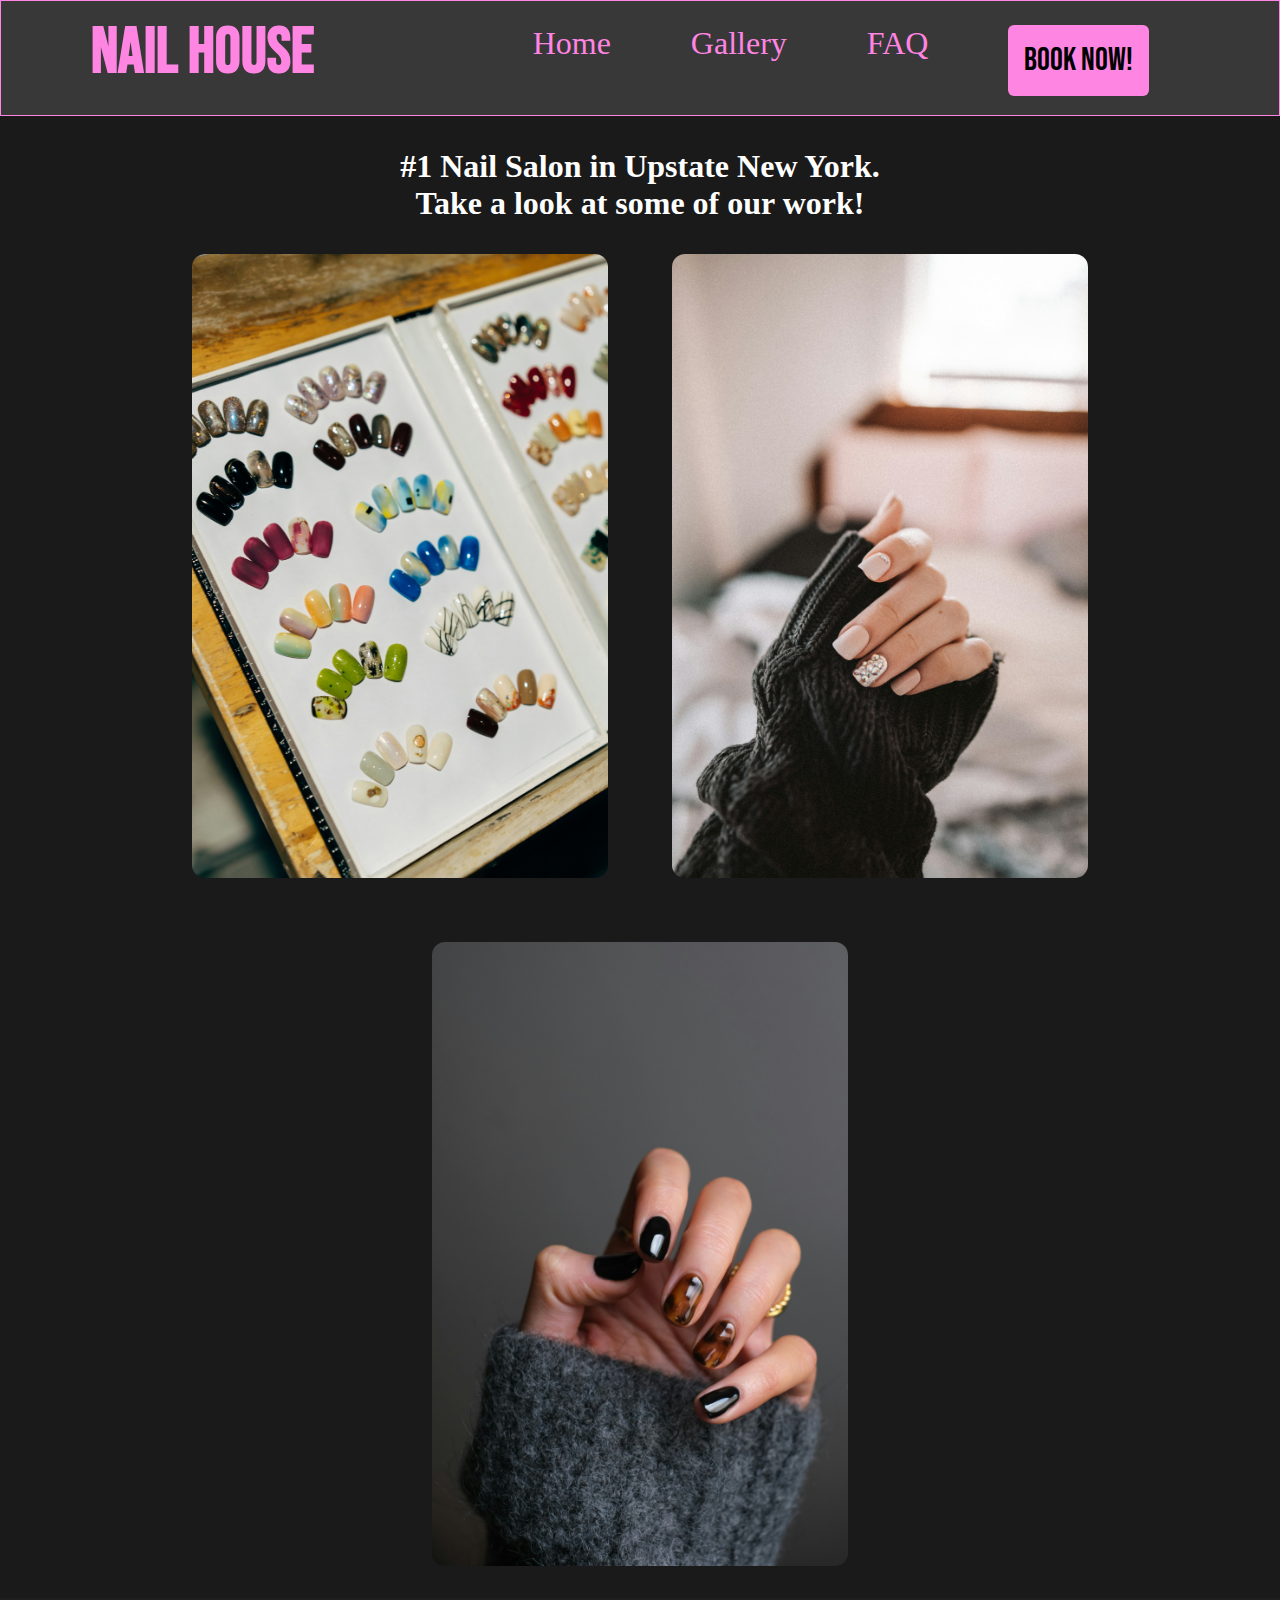
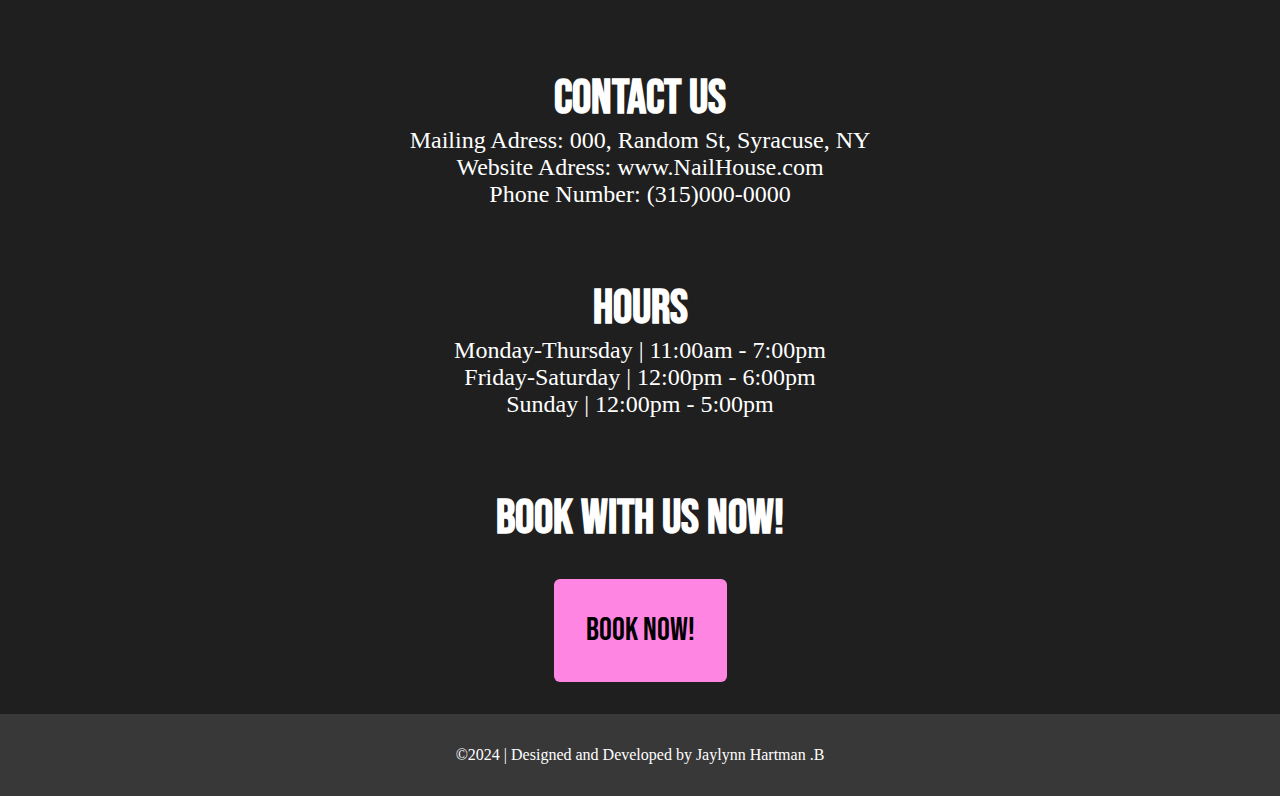
<file: index.html>
<!DOCTYPE html>
<html lang="en">
<head>
    <meta charset="UTF-8">
    <meta name="viewport" content="width=device-width, initial-scale=1.0">
    <title>Nails</title>
    <link rel="stylesheet" href="css/style.css">
    <link rel="preconnect" href="https://fonts.googleapis.com">
    <link rel="preconnect" href="https://fonts.gstatic.com" crossorigin>
    <link href="https://fonts.googleapis.com/css2?family=Bebas+Neue&display=swap" rel="stylesheet">
</head>
    <body>
        <header>
            <section>
         
                <nav>
                    <h1 class="nail-title"> Nail House</a></h1>
                    <ul>
                        <li><a href="index.html">Home</a></li>
                        <li><a href="gallery.html">Gallery</a></li>
                        <li><a href="faq.html">FAQ</a></li>
                        <li><a href="book-now.html"><button class="nav-book-now">Book Now!</button></a></li>
                    </ul>
                </nav>
                
            </section>
        </header>

        <h2 class="header-text">#1 Nail Salon in Upstate New York. <br> Take a look at some of our work!</h2>
        
        <section class="gallery">
            <img class="nail-gallery" src="images/nail5.jpg" alt="multiple colorful nails displayed">
            <img class="nail-gallery" src="images/nail6.jpg" alt="woman showing nails">
            <img class="nail-gallery" src="images/nail7.jpg" alt="woman showing nails">
        </section>

        <section class="service">
            <h3 class="book-service-size">Contact Us</h3>
            <p class="contact">Mailing Adress: 000, Random St, Syracuse, NY</p>
            <p class="contact">Website Adress: www.NailHouse.com</p>
            <p class="contact">Phone Number: (315)000-0000 </p>

            <h3 class="book-service-size">Hours</h3>
            <p class="contact">Monday-Thursday | 11:00am - 7:00pm<br> Friday-Saturday | 12:00pm - 6:00pm<br>Sunday | 12:00pm - 5:00pm</p>
            

            <h3 class="book-service-size">Book With Us Now!</h3>
            <div class="book-button"><button>Book Now!</button></div>
        </section>

        <footer>©2024 | Designed and Developed by Jaylynn Hartman .B</footer>
    </body>
</html>
</file>
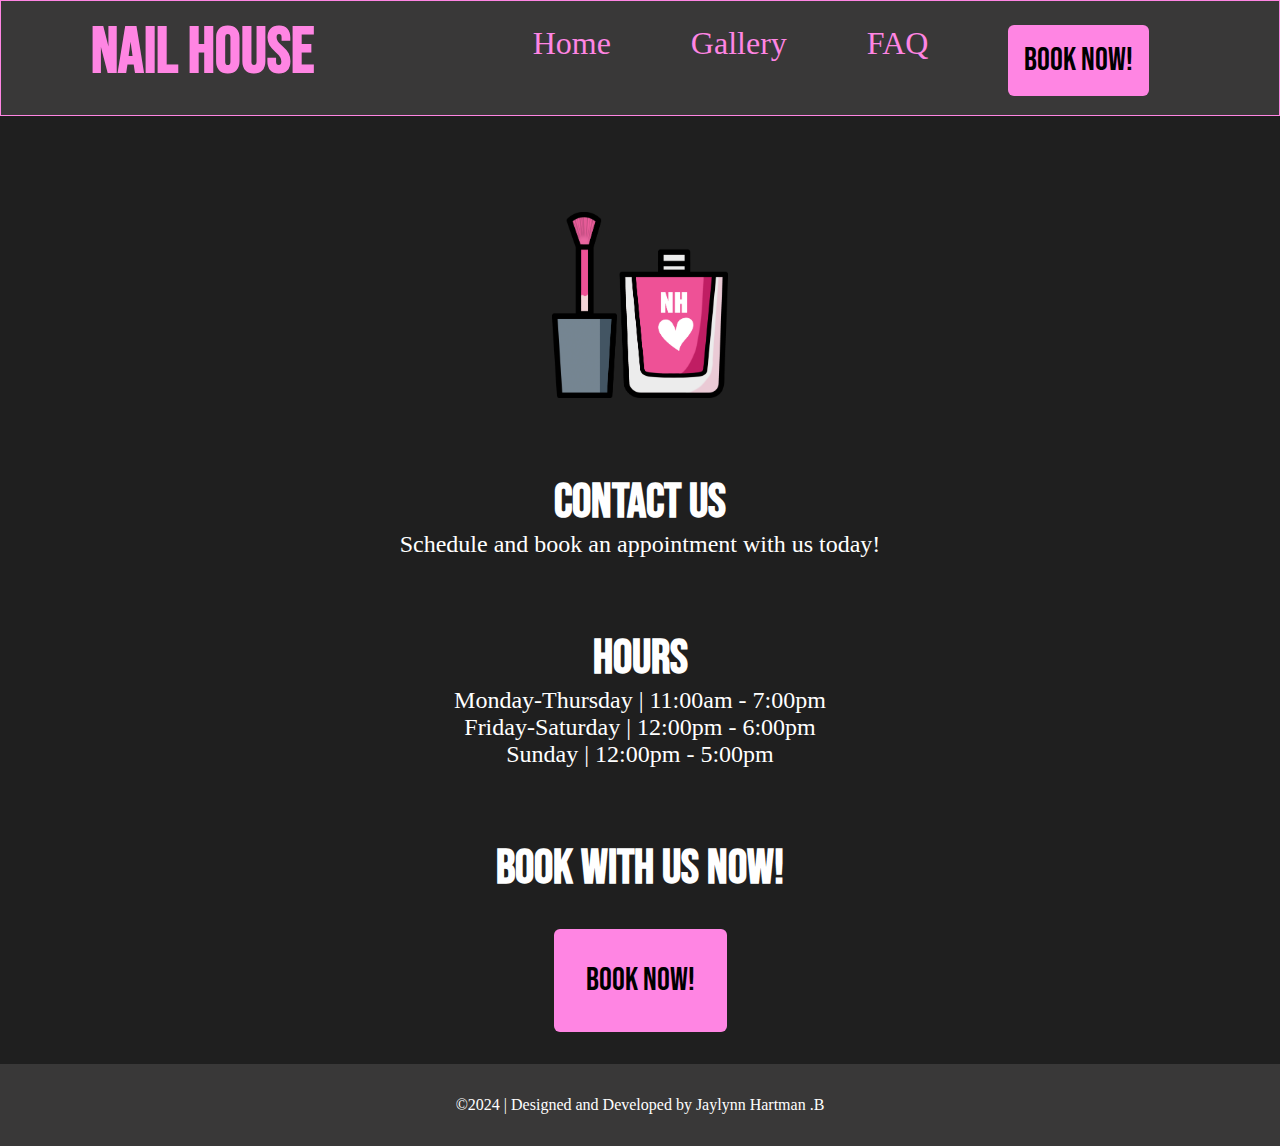
<file: book-now.html>
<!DOCTYPE html>
<html lang="en">
<head>
    <meta charset="UTF-8">
    <meta name="viewport" content="width=device-width, initial-scale=1.0">
    <title>Nails</title>
    <link rel="stylesheet" href="css/style.css">
    <link rel="preconnect" href="https://fonts.googleapis.com">
    <link rel="preconnect" href="https://fonts.gstatic.com" crossorigin>
    <link href="https://fonts.googleapis.com/css2?family=Bebas+Neue&display=swap" rel="stylesheet">

</head>
<body>
    <header>
        <section>
     
            <nav>
                <h1 class="nail-title">Nail House</h1>
                <ul>
                    <li><a href="index.html">Home</a></li>
                    <li><a href="gallery.html">Gallery</a></li>
                    <li><a href="faq.html">FAQ</a></li>
                    <li><a href="book-now.html"><button class="nav-book-now">Book Now!</button></a></li>
                </ul>
            </nav>
        </header>
       
    <section class="service">
            <section class="nail-icon">
                <img class="nail-icon2" src="images/nail-polish.png">
                
            </section>
        <h3 class="book-service-size">Contact Us</h3>
        <p class="contact">Schedule and book an appointment with us today! </p>

        <h3 class="book-service-size">Hours</h3>
        <p class="contact">Monday-Thursday | 11:00am - 7:00pm<br> Friday-Saturday | 12:00pm - 6:00pm<br>Sunday | 12:00pm - 5:00pm</p>

        <h3 class="book-service-size">Book With Us Now!</h3>
        <div class="book-button"><button>Book Now!</button></div>
    </section>

    <footer>©2024 | Designed and Developed by Jaylynn Hartman .B</footer>
</body>
</html>
</file>
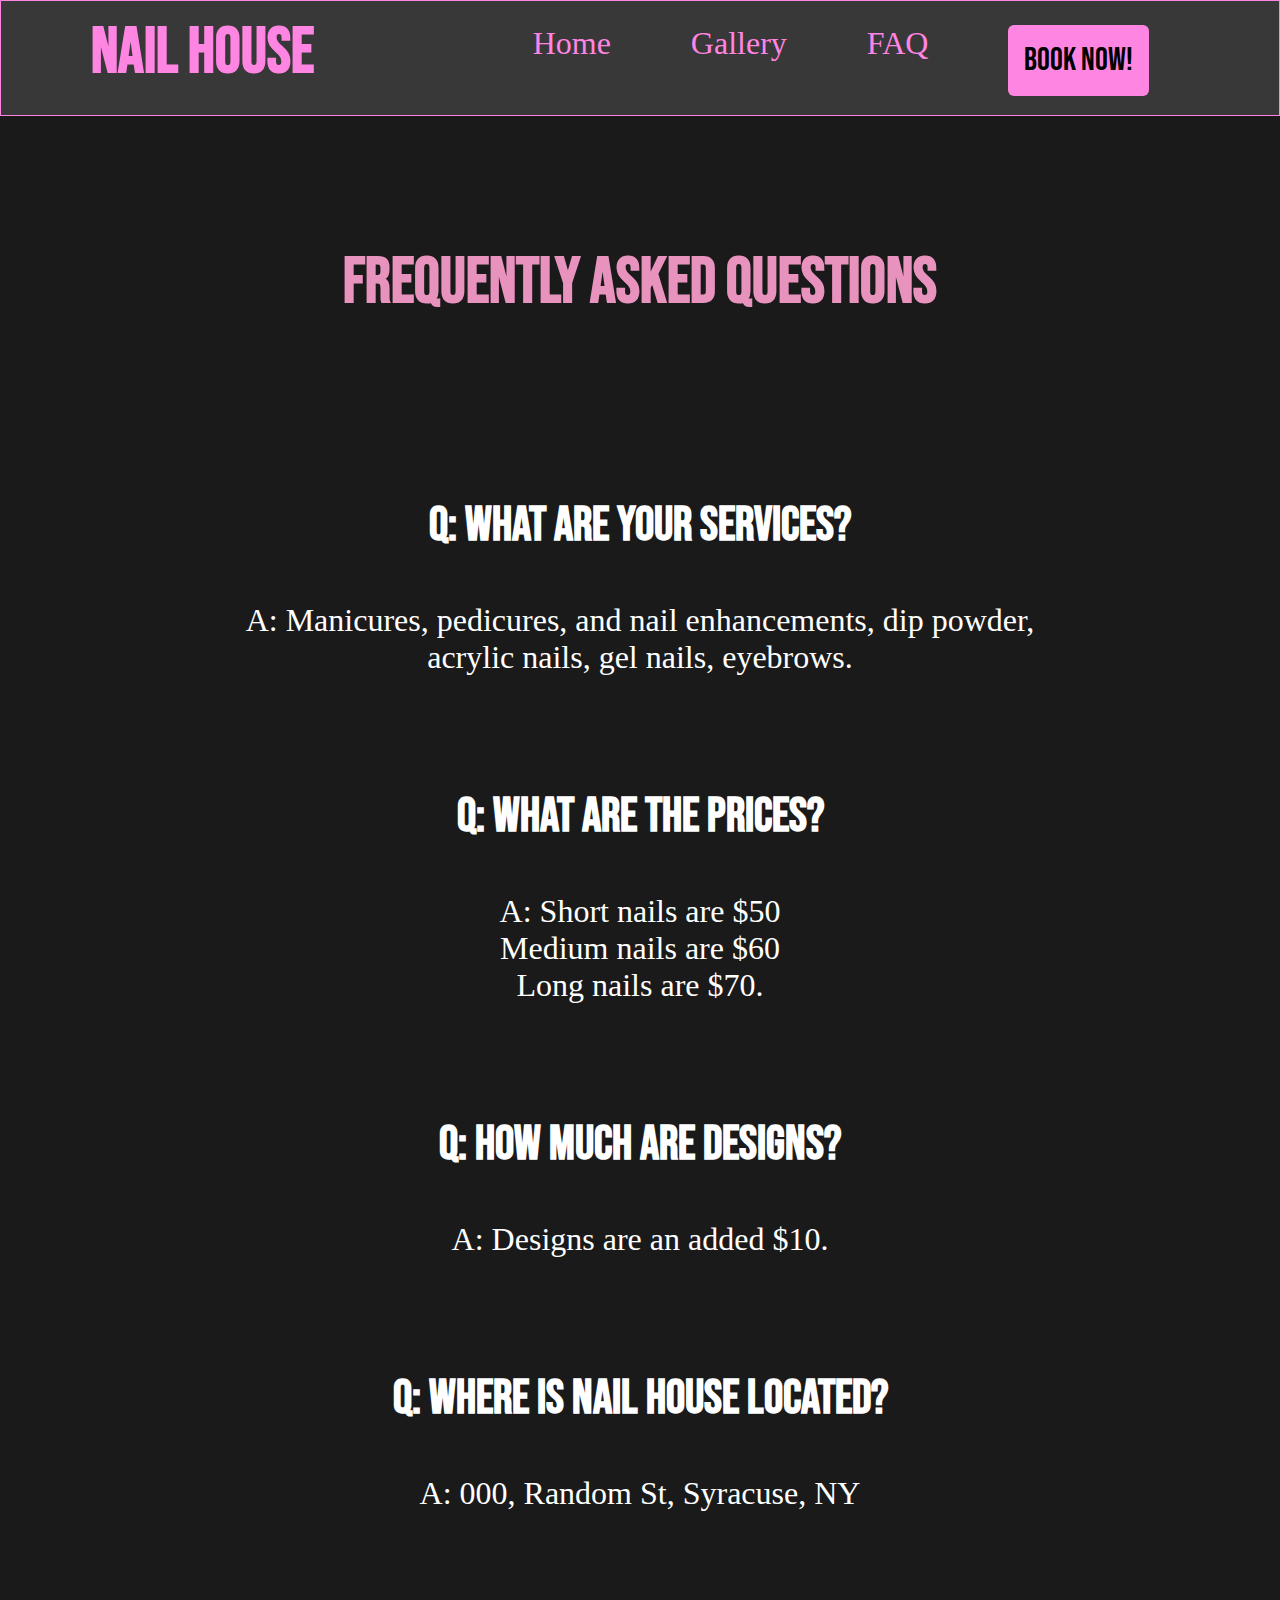
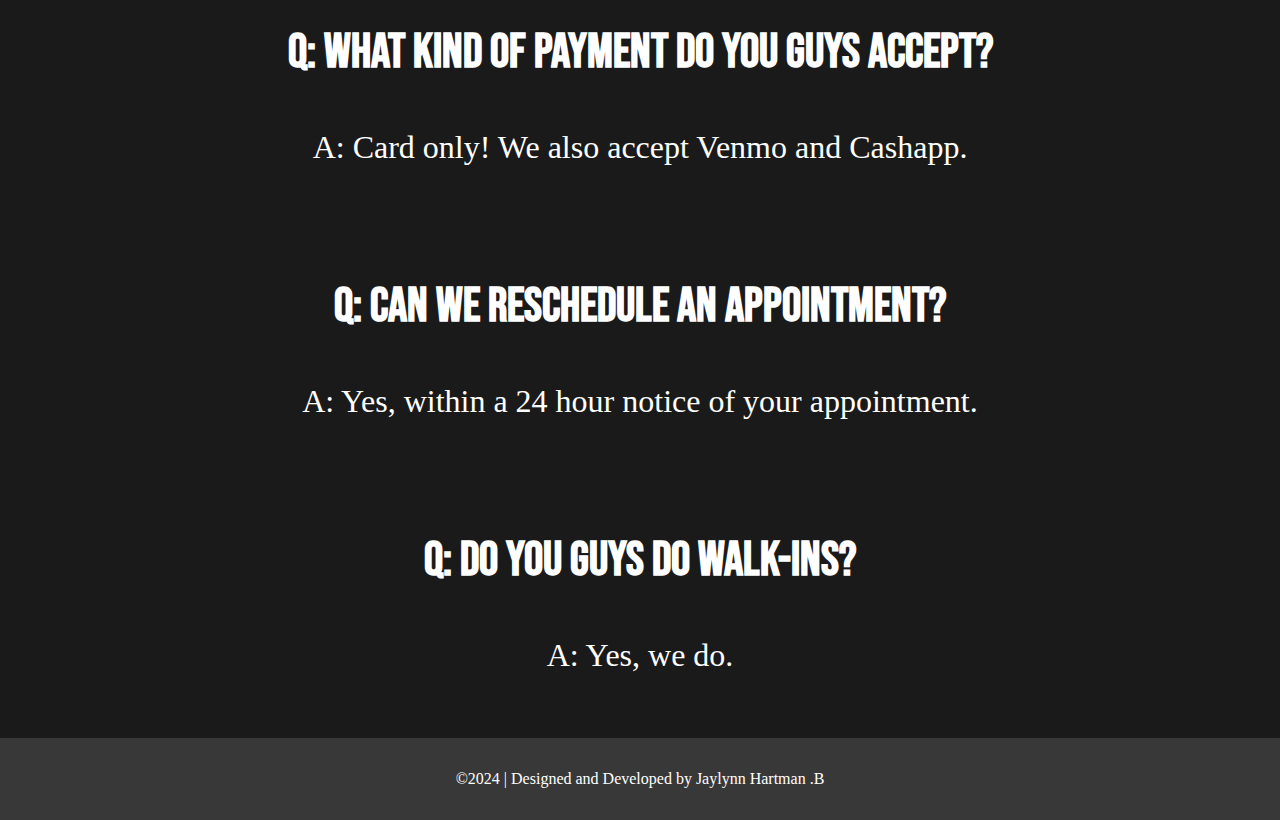
<file: faq.html>
<html lang="en">
<head>
    <meta charset="UTF-8">
    <meta name="viewport" content="width=device-width, initial-scale=1.0">
    <title>Nails</title>
    <link rel="stylesheet" href="css/style.css">
    <link rel="preconnect" href="https://fonts.googleapis.com">
    <link rel="preconnect" href="https://fonts.gstatic.com" crossorigin>
    <link href="https://fonts.googleapis.com/css2?family=Bebas+Neue&display=swap" rel="stylesheet">
</head>
    <body>
        <header>
            <section>
         
                <nav>
                    <h1 class="nail-title">Nail House</h1>
                    <ul>
                        <li><a href="index.html">Home</a></li>
                        <li><a href="gallery.html">Gallery</a></li>
                        <li><a href="faq.html">FAQ</a></li>
                        <li><a href="book-now.html"><button class="nav-book-now">Book Now!</button></a></li>
                    </ul>
                </nav>
            </header>

        <section class="faq">
            <h2 class="faq-title">Frequently Asked Questions</h2>

            <h3 class="faq-para2"> Q: What are your services?</h3>
            <p class="faq-para"> A: Manicures, pedicures, and nail enhancements, dip powder, <br>acrylic nails, gel nails, eyebrows. </p>
            <h3 class="faq-para2">Q: What are the prices?</h3>
            <p class="faq-para">A: Short nails are $50<br> Medium nails are $60<br> Long nails are $70.</p>
            <h3 class="faq-para2">Q: How much are designs?</h3>
            <p class="faq-para">A: Designs are an added $10.</p>
            <h3 class="faq-para2">Q: Where is Nail House located?</h3>
            <p class="faq-para">A: 000, Random St, Syracuse, NY</p>
        
            <h3 class="faq-para2">Q: What kind of payment do you guys accept?</h3>
            <p class="faq-para">A: Card only! We also accept Venmo and Cashapp.</p>

            <h3 class="faq-para2">Q: Can we reschedule an appointment?</h3>
            <p class="faq-para">A: Yes, within a 24 hour notice of your appointment.</p>

            <h3 class="faq-para2">Q: Do you guys do walk-ins?</h3>
            <p class="faq-para">A: Yes, we do.</p>
        </section>
        <footer>©2024 | Designed and Developed by Jaylynn Hartman .B</footer>
    </body>
</html>
</file>
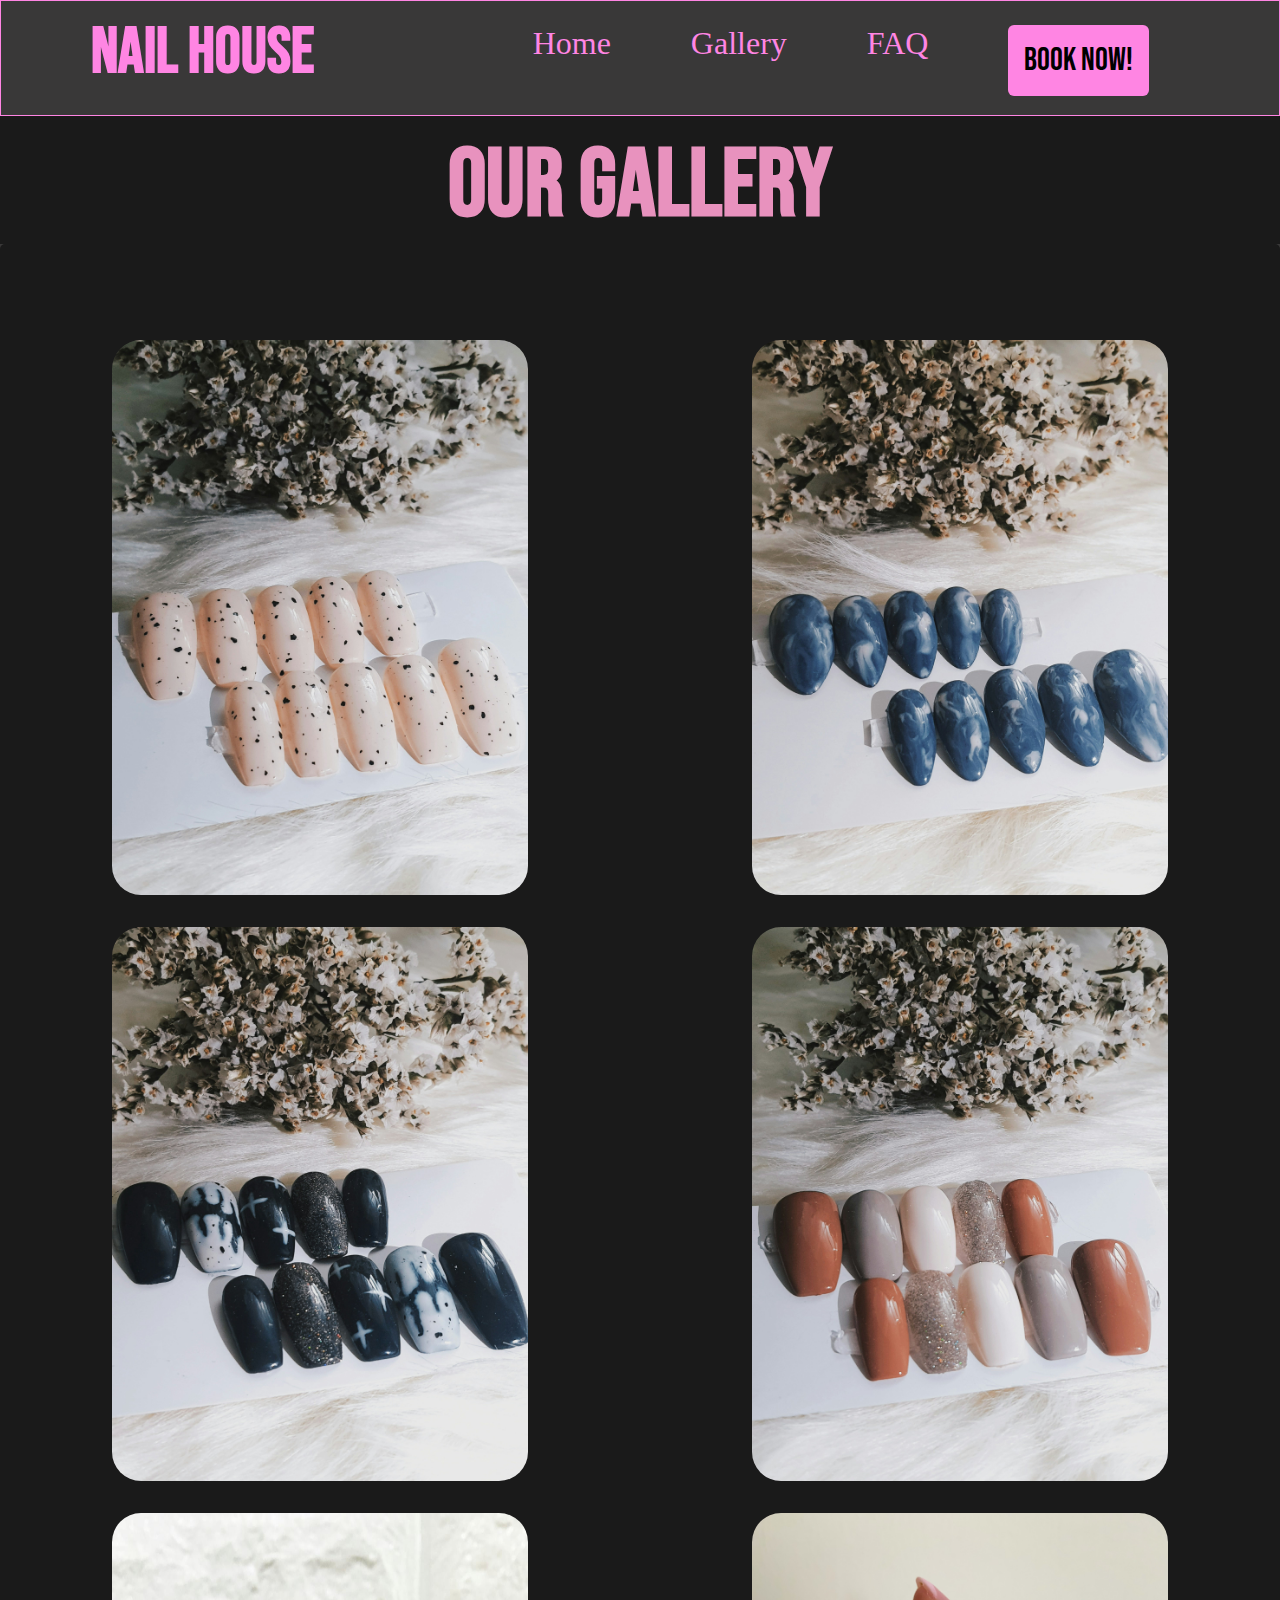
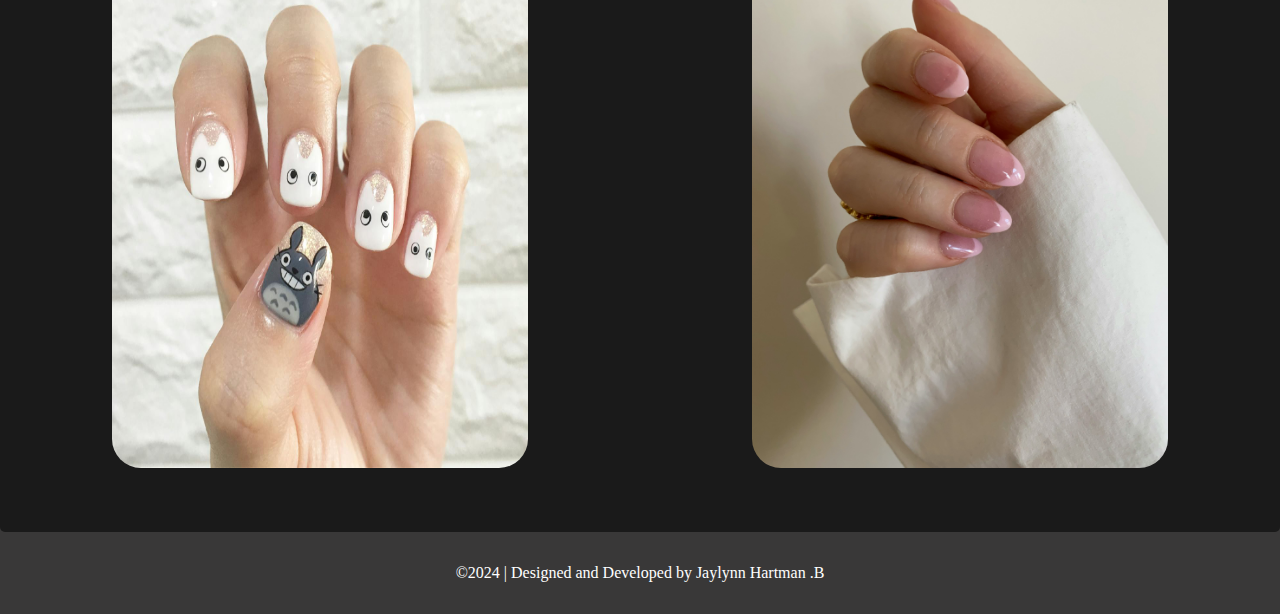
<file: gallery.html>
<!DOCTYPE html>
<html lang="en">
<head>
    <meta charset="UTF-8">
    <meta name="viewport" content="width=device-width, initial-scale=1.0">
    <title>Nails</title>
    <link rel="stylesheet" href="css/style.css">
    <link rel="preconnect" href="https://fonts.googleapis.com">
    <link rel="preconnect" href="https://fonts.gstatic.com" crossorigin>
    <link href="https://fonts.googleapis.com/css2?family=Bebas+Neue&display=swap" rel="stylesheet">
</head>
    <body>
        <header>
            <section>
         
                <nav>
                    <h1 class="nail-title">Nail House</h1>
                    <ul>
                        <li><a href="index.html">Home</a></li>
                        <li><a href="gallery.html">Gallery</a></li>
                        <li><a href="faq.html">FAQ</a></li>
                        <li><a href="book-now.html"><button class="nav-book-now">Book Now!</button></a></li>
                        
                    </ul>
                </nav>
               
            </section>
        </header>

            <div class="our-gallery"><h2>Our Gallery</h2></div>
            <section class="gallery-nail">
                <img class="gal-nail" src="images/nail1.jpg" alt="showcase of nails">
                <img class="gal-nail" src="images/nail2.jpg" alt="showcase of nails">
                <img class="gal-nail" src="images/nail3.jpg" alt="showcase of nails">
                <img class="gal-nail" src="images/nail4.jpg" alt="showcase of nails">
                <img class="gal-nail" src="images/pexels-muffinsaurs-994173.jpg"alt="person showing studio ghibli na">
                <img class="gal-nail" src="images/nails8.jpg"alt="girl showing off pink nails">
            </section>
        </header>
    </body>
    <footer>©2024 | Designed and Developed by Jaylynn Hartman .B</footer>
</html>
</file>
<file: css/style.css>
* {
    margin: 0;
    padding: 0;
    box-sizing: border-box;
}

body {
    background-color: rgb(57, 56, 56);
 
}

img {
    border-radius: 45px;
}

header {
    border: solid rgb(255, 133, 227) 0.1em;
    
}

li {
    padding: 1.5em;
    padding-bottom: 0.4em;
   
}

nav {
    background-color: rgb(57, 56, 56);
    display: flex;
    justify-content: space-around;
    flex-wrap: wrap;
    color: rgb(255, 133, 227);
}

ul {
    display: flex;
    justify-content: space-around;
    flex-wrap: wrap;

    padding-bottom: 0.8em;
    list-style: none;
}

a {
    text-decoration: dotted;
    font-size: 2rem;
    padding: 0.5em;

    color: rgb(255, 133, 227);
    transition-duration: 0.4s;
}

a:hover {
    color: rgb(255, 255, 255);
}

/* .nail-bg {
 width: 40em;
} */

.nail-title {
    font-size: 4rem;
    padding-top: 0.2em;
    font-family: Bebas Neue;
    
}

.header-text {
    color: white;
    background-color: rgb(26, 26, 26);
    text-align: center;
    font-size: 2em;
    padding-top: 1em;

}

.gallery {
    background-color: rgb(26, 26, 26);

    display: flex;
    flex-wrap: wrap;
    justify-content: center;
}

.nail-gallery {

    width: 30em;
    padding: 2em;
}

.service {
    background-color: rgb(31, 31, 31);
}

.book-service-size {
    font-family: Bebas Neue;
    font-size: 3rem;
    text-align: center;
    color: white;
    padding-top: 1.5em;
}

.contact {
    /* font-family: Bebas Neue; */
    text-align: center;
    font-size: 1.5em;
    color: white;
 
}

button {
    align-items: center;
    font-size: 2rem;
    padding: 1em;
    margin: 0;
    background-color: rgb(255, 133, 227);
    border: none;
    border-radius: 6px;
    cursor: pointer;
    font-family: Bebas Neue;
    transition-duration: 0.3s;
 
}

button:hover {
    background-color: rgb(231, 189, 216);
    color: rgb(76, 43, 112);
}

.book-button {
    text-align: center;
    padding: 2em 2em;
}

footer {
    text-align: center;
    background-color: rgb(57, 56, 56);
    color: white;
    padding: 2em;
}

.our-gallery {
    font-size: 4rem;
    padding-top: 0.2em;
    font-family: Bebas Neue;
    color: rgb(232, 146, 190);
    text-align: center;
    background-color: rgb(26, 26, 26);
}

.gallery-nail {
    display: flex;
    flex-wrap: wrap;
    justify-content: space-around;
    background-color: rgb(26, 26, 26);
    padding-top: 5em;
    padding-bottom: 3em;
    border-radius: 5px;
}

.gal-nail {
    border-radius: 45px;
    padding: 1em;
    width: 28em;
    transition-duration: 0.3s;
    /* border: solid pink 0.2em; */
 
   
}

.gal-nail:hover {
    transform: scale(1.1);
    transition-duration: 0.3s;
}

.nail-icon {
    text-align: center;
    padding-top: 6em;
}
.nail-icon2 {
    width: 11em;
    border-radius: 0px;
}

.faq {
    background-color: rgb(26, 26, 26);
}

.faq-title {
    color: rgb(232, 146, 190);
    text-align: center;
    font-size: 4rem;
    padding: 2em;
    font-family: Bebas Neue;
}

.faq-para2 {
    font-size: 3em;
    text-align: center;
    color: white;
    padding: 1em;
    font-family: Bebas Neue;
}

.faq-para {
    font-size: 2em;
    text-align: center;
    color: white;
    padding-bottom: 2em;
}

.nav-book-now {
    padding: 0.5em 0.5em;
}
</file>
